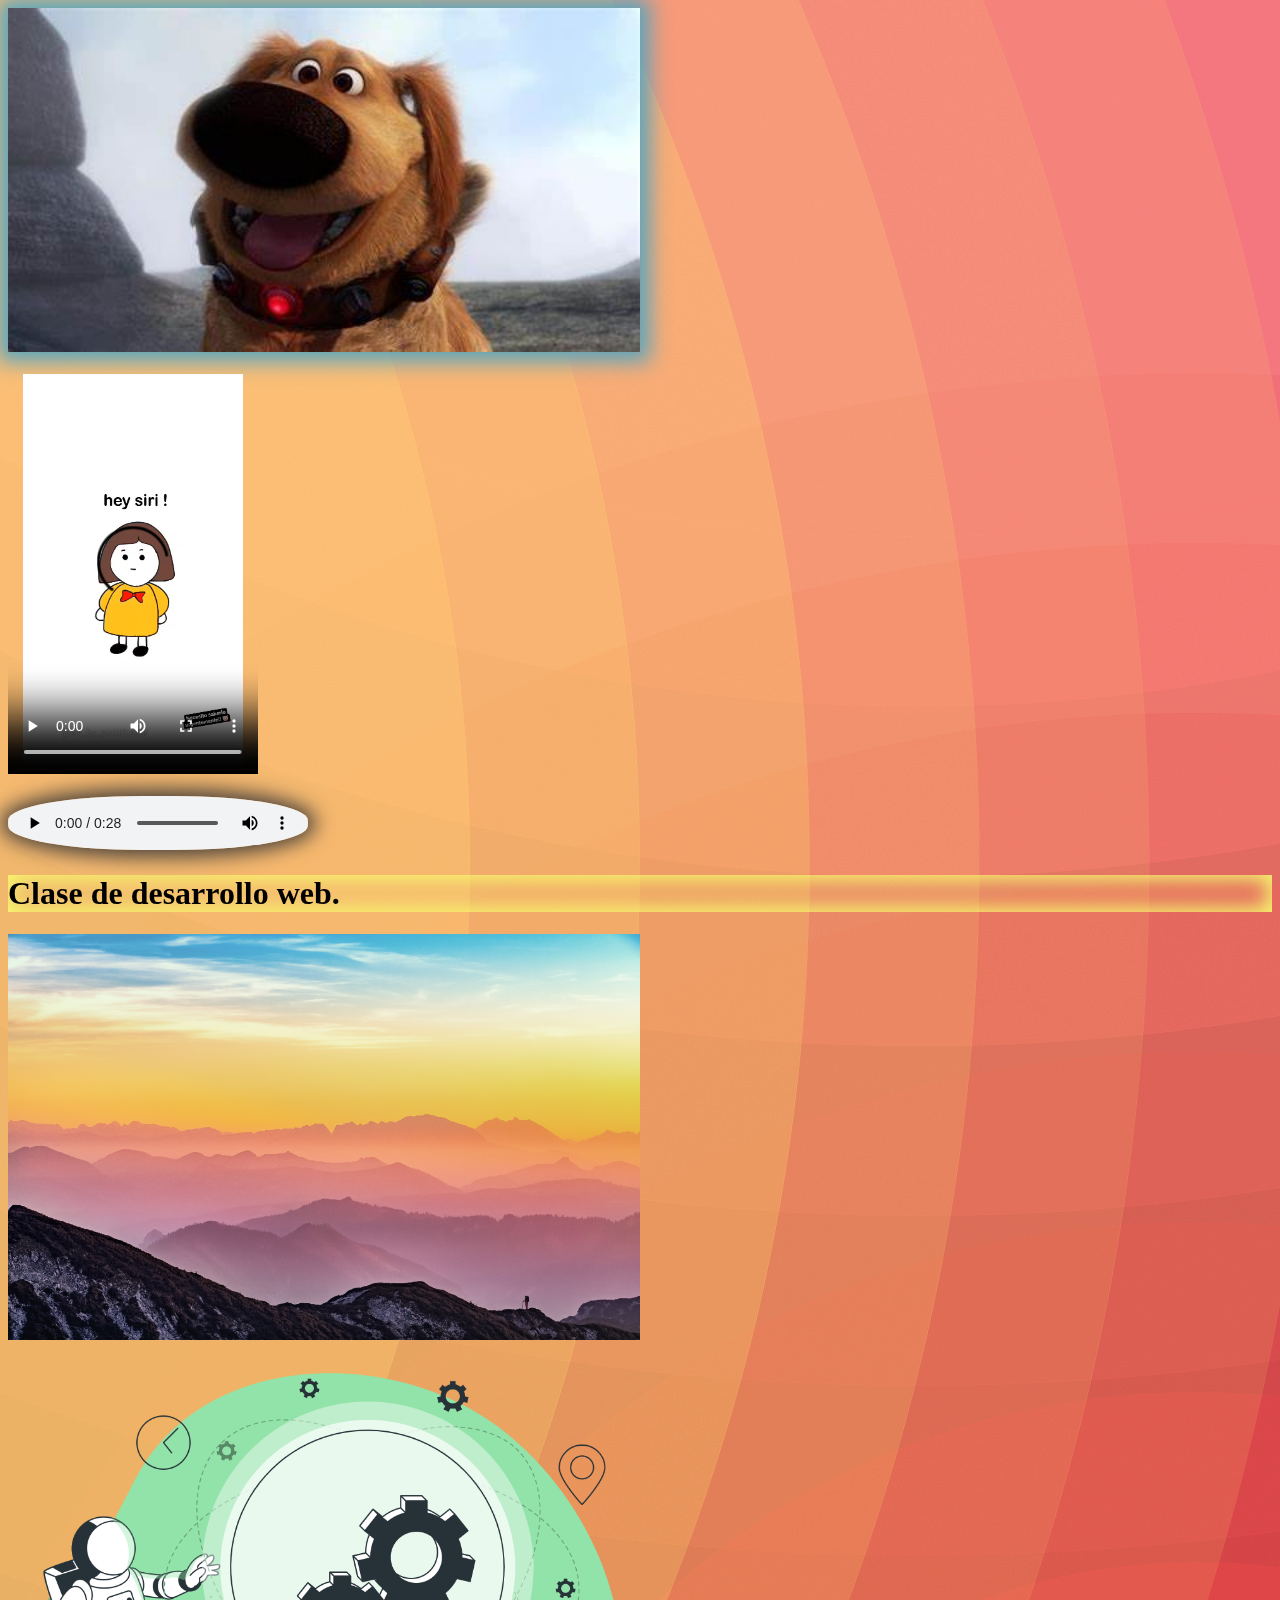
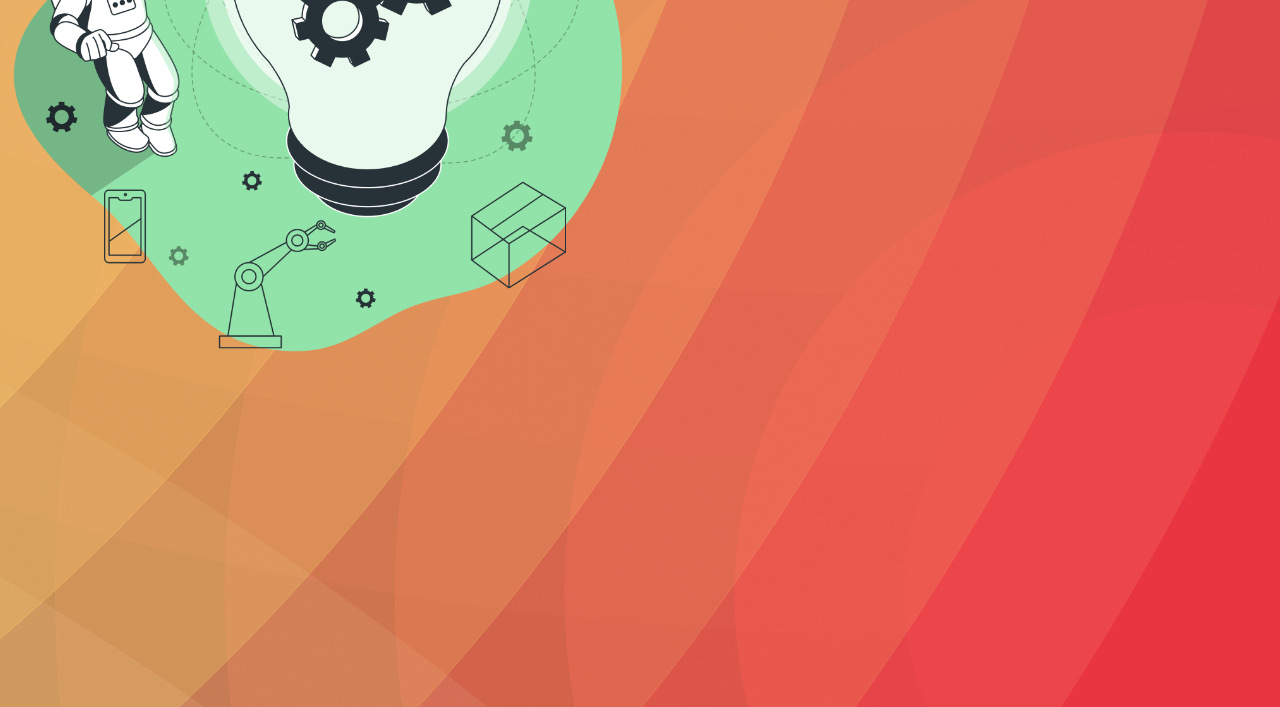
<file: Ejerc-Multimedia_Clase3/index.html>
<!DOCTYPE html>
<html lang="en">
<head>
    <meta charset="UTF-8">
    <meta http-equiv="X-UA-Compatible" content="IE=edge">
    <meta name="viewport" content="width=device-width, initial-scale=1.0">
    <title>Multimedia</title>
    <link rel="stylesheet" href="./css/styles.css">
    <!--Para colocar iconos en la barra del buscador de nuestra pagina-->
    <link rel="shortcut icon" href="./multimedia/karlaicon.png" type="image/x-icon">
</head>
<body>
    <img src="./multimedia/dog.jpg" alt="Mi imagen es:" class="imagen1"><br><br>
    <!--Paara reproducir un video infinitamente y de manera automatica se le coloca "autoplay loop" y siempre lleva la palabra "controls" y lo dejamos vacio-->
    <video src="./multimedia/videocorto.mp4" controls="" width="250" height="400" autoplay loop></video> <br> <br>
    <audio src="./multimedia/audio.mp3" controls="" autoplay loop></audio><br>

    <h1>Clase de desarrollo web.</h1>

    <div class="fondo">
        <div class="contenedor_imagenes">
            <img src="./multimedia/paisaje.jpg" alt="">
            <img src="./multimedia/bro.png" alt="">
        </div>
    </div>

    <iframe width="560" height="315" src="https://www.youtube.com/embed/RASsUj2vGgo" title="YouTube video player" frameborder="0" allow="accelerometer; autoplay; clipboard-write; encrypted-media; gyroscope; picture-in-picture; web-share" allowfullscreen></iframe>
</body>
</html>
</file>
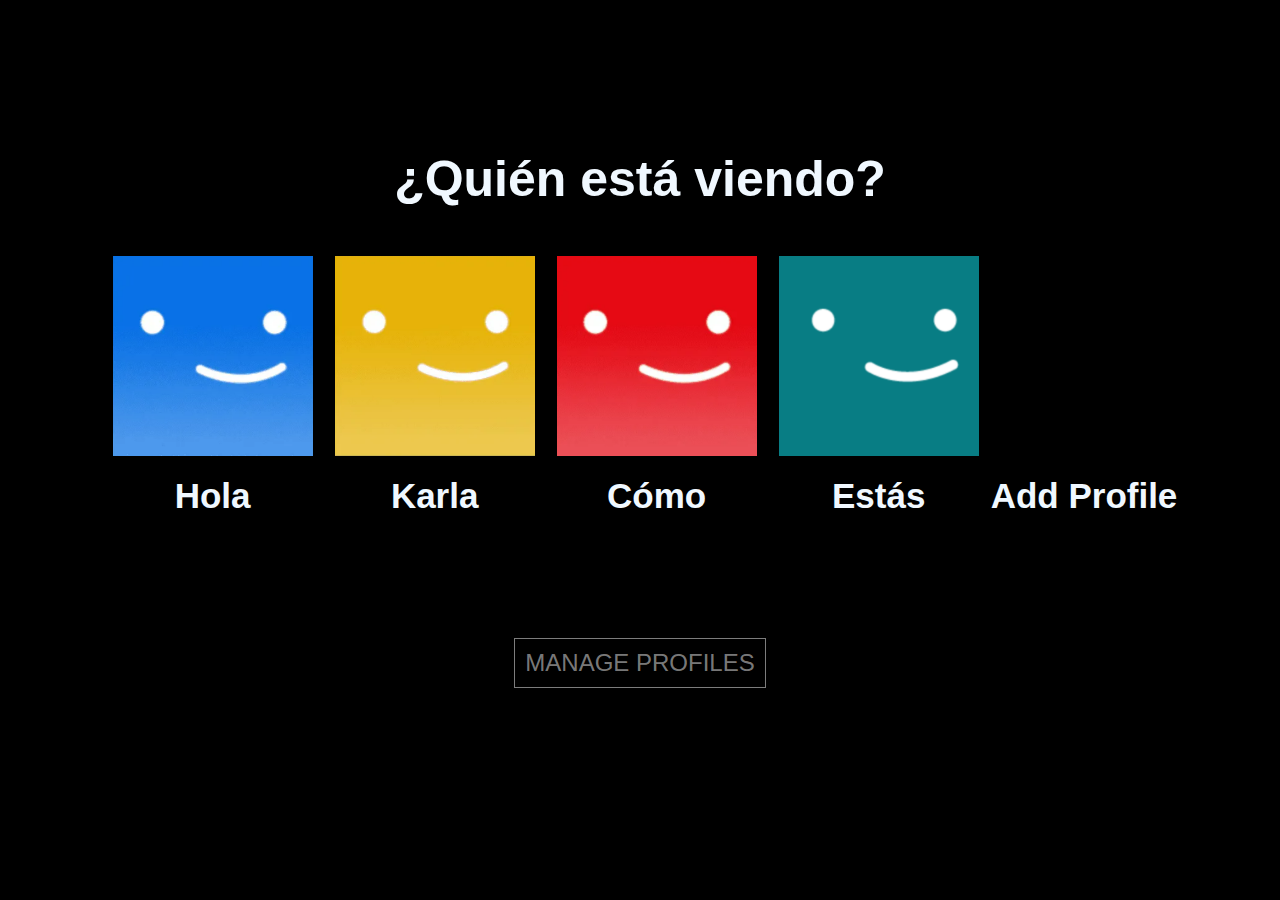
<file: PerfilesNetflix/index.html>
<!DOCTYPE html>
<html lang="en">
<head>
    <meta charset="UTF-8">
    <meta http-equiv="X-UA-Compatible" content="IE=edge">
    <meta name="viewport" content="width=device-width, initial-scale=1.0">
    <link rel="stylesheet" href="./css/styles.css">
    <link rel="stylesheet" href="https://cdnjs.cloudflare.com/ajax/libs/font-awesome/6.2.1/css/all.min.css" integrity="sha512-MV7K8+y+gLIBoVD59lQIYicR65iaqukzvf/nwasF0nqhPay5w/9lJmVM2hMDcnK1OnMGCdVK+iQrJ7lzPJQd1w==" crossorigin="anonymous" referrerpolicy="no-referrer" />
    <link rel="shortcut icon" href="./img/netflix.png" type="image/x-icon">
    <title>Netflix</title>
</head>
<body>

    <div class="container">
        <h1>¿Quién está viendo?</h1> <br><br>
        <table>
            <tr>
                <th><img src="./img/azul.png" alt="azul"></th>
                <th><img src="./img/amarillo.png" alt="amarillo"></th>
                <th><img src="./img/rojo.png" alt="rojo"></th>
                <th><img src="./img/verde.png" alt="verde"></th>
                <th><i class="fa-sharp fa-solid fa-circle-plus"></i></th>
            </tr>
            <tr>
                <th>Hola</th>
                <th>Karla</th>
                <th>Cómo</th>
                <th>Estás</th>
                <th>Add Profile</th>
            </tr>
        </table> 
        
        <h2 class="profiles">MANAGE PROFILES</h2>

    </div>

</body>
</html>
</file>
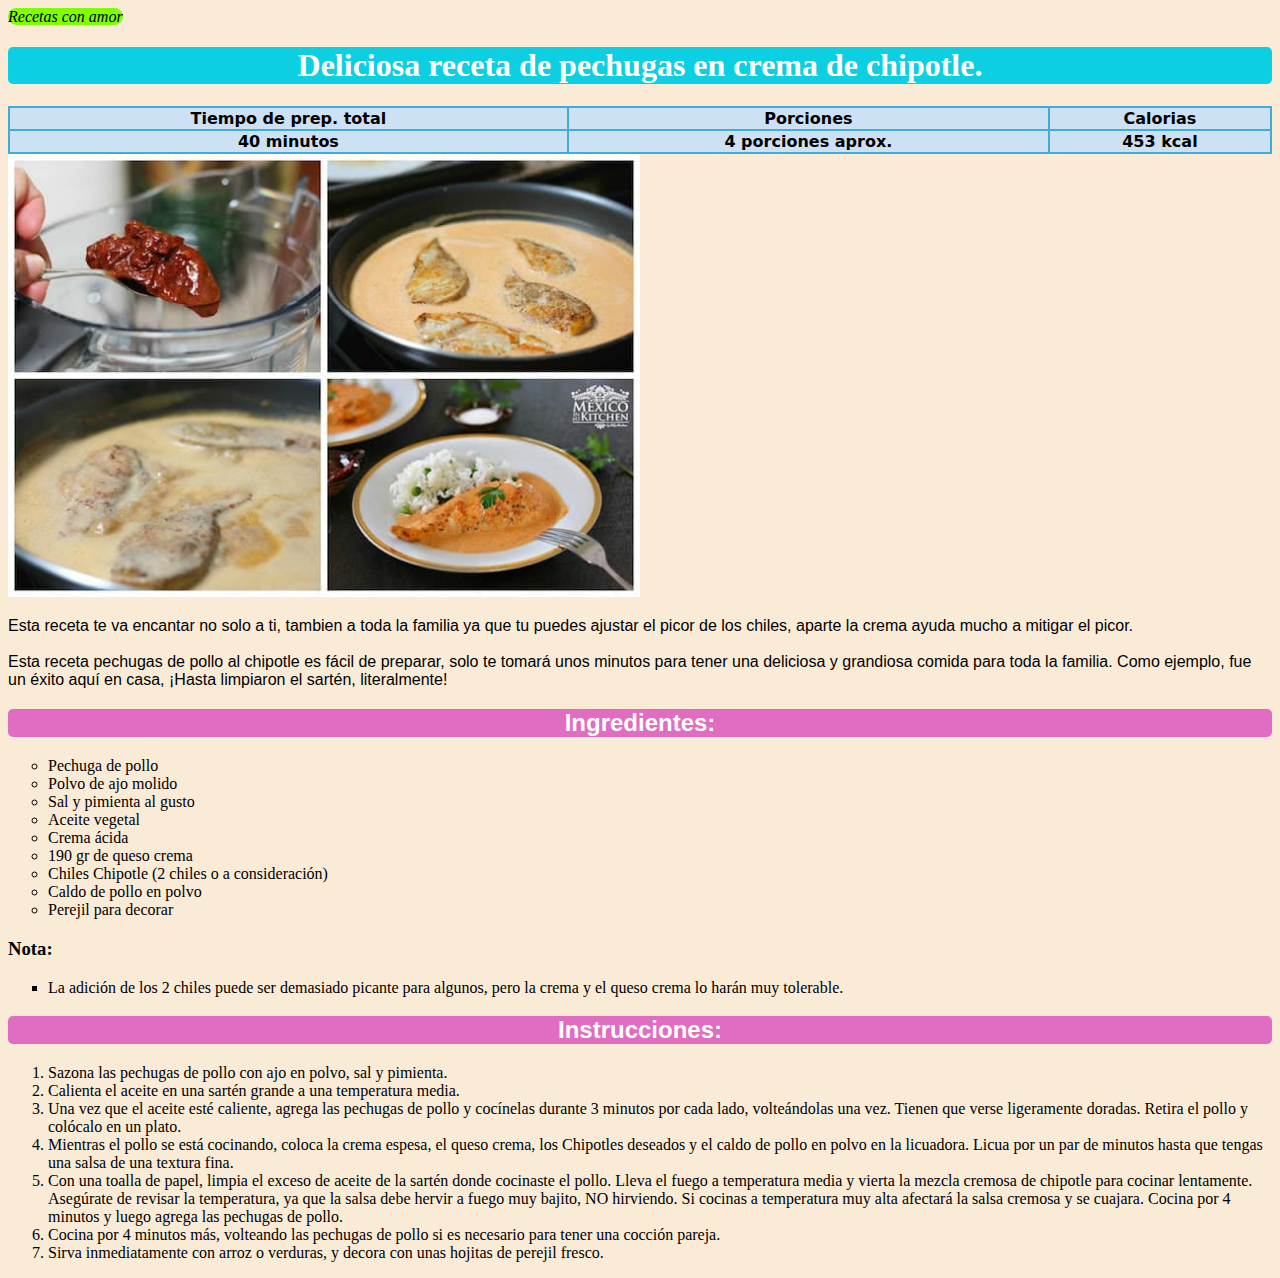
<file: Receta_Ejer_Clas02/index.html>
<!DOCTYPE html>
<html lang="en">
<head>
    <meta charset="UTF-8">
    <meta http-equiv="X-UA-Compatible" content="IE=edge">
    <meta name="viewport" content="width=device-width, initial-scale=1.0">
    <title>Document</title>
    <link rel="stylesheet" href="./css/styles.css">
    <link rel="stylesheet" href="https://cdnjs.cloudflare.com/ajax/libs/font-awesome/6.2.1/css/all.min.css" integrity="sha512-MV7K8+y+gLIBoVD59lQIYicR65iaqukzvf/nwasF0nqhPay5w/9lJmVM2hMDcnK1OnMGCdVK+iQrJ7lzPJQd1w==" crossorigin="anonymous" referrerpolicy="no-referrer" />

</head>
<body>
    <i class="fa-solid fa-spoon" > Recetas con amor </i> 
    <i class="fa-solid fa-spoon"></i>

    <h1 class="titulo"> Deliciosa receta de pechugas en crema de chipotle. </h1>

    <table>
        <tr>
            <th>Tiempo de prep. total</th>
            <th>Porciones</th>
            <th>Calorias</th>
        </tr>
        <tr>
            <th>40 minutos</th>
            <th>4 porciones aprox.</th>
            <th>453 kcal</th>
        </tr>
    </table>

    <img src="./img/pechugas.jpg" alt="Pechugas a la crema">

    <p>Esta receta te va encantar no solo a ti,  tambien a toda la familia ya que tu puedes ajustar el picor de los chiles, aparte la crema ayuda mucho a mitigar el picor. <br> <br> Esta receta pechugas de pollo al chipotle es fácil de preparar, solo te tomará unos minutos para tener una deliciosa y grandiosa comida para toda la familia. Como ejemplo, fue un éxito aquí en casa, ¡Hasta limpiaron el  sartén, literalmente! </p>

    <h2>Ingredientes:</h2>

    <ul type="circle">
        <li>Pechuga de pollo</li>
        <li>Polvo de ajo molido</li>
        <li>Sal y pimienta al gusto</li>
        <li>Aceite vegetal</li>
        <li>Crema ácida</li>
        <li>190 gr de queso crema</li>
        <li>Chiles Chipotle (2 chiles o a consideración)</li>
        <li>Caldo de pollo en polvo</li>
        <li>Perejil para decorar</li>
    </ul>

    <h3>Nota:</h3>
    <ul type="square">
        <li>La adición de los 2 chiles puede ser demasiado picante para algunos, pero la crema y el queso crema lo harán muy tolerable.</li>
    </ul>

    <h2>Instrucciones:</h2>

    <ol type="1">
        <li>Sazona las pechugas de pollo con ajo en polvo, sal y pimienta.
        </li>
        <li>Calienta el aceite en una sartén grande a una temperatura media.
        </li>
        <li>Una vez que el aceite esté caliente, agrega las pechugas de pollo y cocínelas durante 3 minutos por cada lado, volteándolas una vez. Tienen que verse ligeramente doradas. Retira el pollo y colócalo en un plato.
        </li>
        <li>Mientras el pollo se está cocinando, coloca la crema espesa, el queso crema, los Chipotles deseados y el caldo de pollo en polvo en la licuadora. Licua por un par de minutos hasta que tengas una salsa de una textura fina.
        </li>
        <li>Con una toalla de papel, limpia el exceso de aceite de la sartén donde cocinaste el pollo. Lleva el fuego a temperatura media y vierta la mezcla cremosa de chipotle para cocinar lentamente. Asegúrate de revisar la temperatura, ya que la salsa debe hervir a fuego muy bajito, NO hirviendo. Si cocinas a temperatura muy alta afectará la salsa cremosa y se cuajara. Cocina por 4 minutos y luego agrega las pechugas de pollo.
        </li>
        <li>Cocina por 4 minutos más, volteando las pechugas de pollo si es necesario para tener una cocción pareja.
        </li>
        <li>Sirva inmediatamente con arroz o verduras, y decora con unas hojitas de perejil fresco.
        </li>
    </ol>

    
    
</body>
</html>
</file>
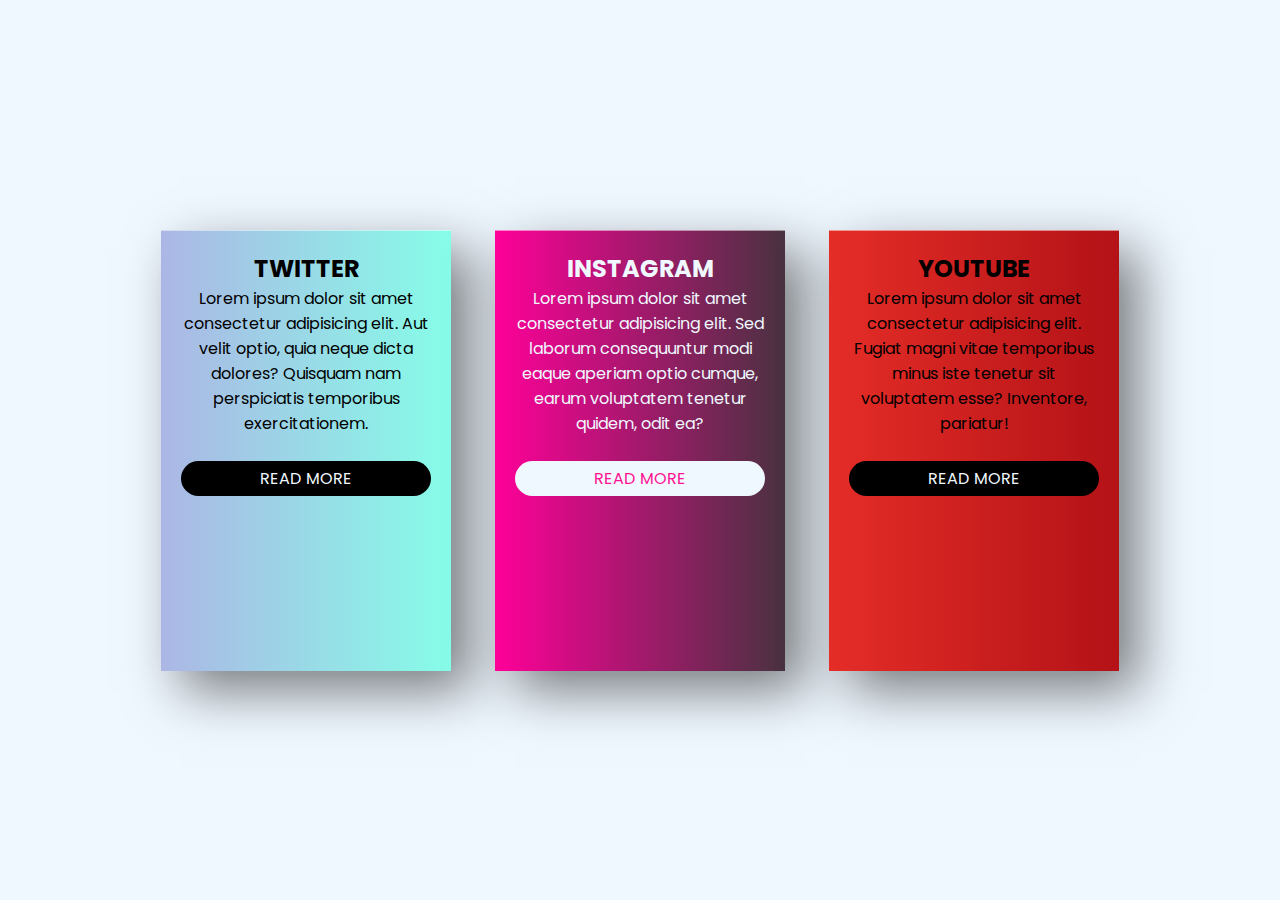
<file: RedesSociales_Cards/index.html>
<!DOCTYPE html>
<html lang="en">
<head>
    <meta charset="UTF-8">
    <meta http-equiv="X-UA-Compatible" content="IE=edge">
    <meta name="viewport" content="width=device-width, initial-scale=1.0">
    <link rel="stylesheet" href="./css/styles.css">
    <link rel="stylesheet" href="https://cdnjs.cloudflare.com/ajax/libs/font-awesome/6.2.1/css/all.min.css" integrity="sha512-MV7K8+y+gLIBoVD59lQIYicR65iaqukzvf/nwasF0nqhPay5w/9lJmVM2hMDcnK1OnMGCdVK+iQrJ7lzPJQd1w==" crossorigin="anonymous" referrerpolicy="no-referrer" />    <title>Redes Sociales</title>
</head>
<body>
    <div class="container">
        <div class="tarjeta tarjeta--twitter">
            <div class="Imagen"> 
                <i class="fa-brands fa-twitter"></i>
            </div>
            <h2>TWITTER</h2>
            <p>Lorem ipsum dolor sit amet consectetur adipisicing elit. Aut velit optio, quia neque dicta dolores? Quisquam nam perspiciatis temporibus exercitationem.</p> <br>
            <div class="Boton">
                <a href="https://www.twitter.com/" target="_blank">READ MORE</a>
            </div>
        </div>
        
        <div class="tarjeta tarjeta--instagram">
            <div class="Imagen--instagram">
                <i class="fa-brands fa-instagram icono"></i>
            </div>
            <h2 class="h2--instagram">INSTAGRAM</h2>
            <p class="instaText">Lorem ipsum dolor sit amet consectetur adipisicing elit. Sed laborum consequuntur modi eaque aperiam optio cumque, earum voluptatem tenetur quidem, odit ea?</p> <br>
            <div class="Boton Boton--rosa">
                <a class= "botonRosa" href="https://www.instagram.com/"  target="_blank">READ MORE</a>
            </div>
        </div>
        
        <div class="tarjeta tarjeta--youtube">
             <div class="Imagen">
                <i class="fa-brands fa-youtube"></i>
        </div>
        <h2>YOUTUBE</h2>
        <p>Lorem ipsum dolor sit amet consectetur adipisicing elit. Fugiat magni vitae temporibus minus iste tenetur sit voluptatem esse? Inventore, pariatur!</p> <br>
        <div class="Boton">
            <a href="https://www.youtube.com/"  target="_blank">READ MORE</a>
        </div>

    </div>
</body>
</html>
</file>
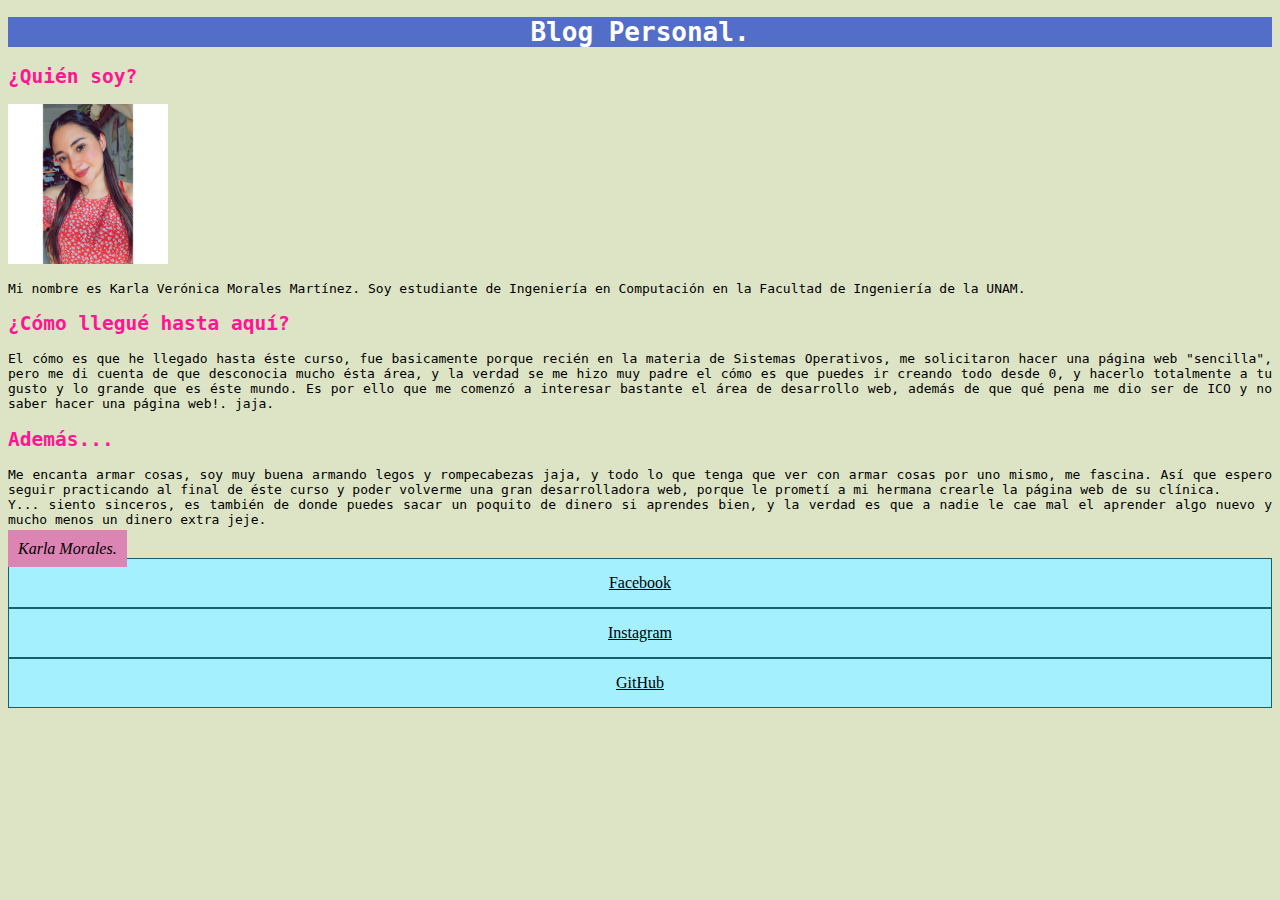
<file: Tarea/index.html>
<!DOCTYPE html>
<html lang="en">
<head>
    <meta charset="UTF-8">
    <meta http-equiv="X-UA-Compatible" content="IE=edge">
    <meta name="viewport" content="width=device-width, initial-scale=1.0">
    <title>Karla's Blog! </title>
    <link rel="stylesheet" href="https://cdnjs.cloudflare.com/ajax/libs/font-awesome/6.2.1/css/all.min.css" integrity="sha512-MV7K8+y+gLIBoVD59lQIYicR65iaqukzvf/nwasF0nqhPay5w/9lJmVM2hMDcnK1OnMGCdVK+iQrJ7lzPJQd1w==" crossorigin="anonymous" referrerpolicy="no-referrer" />
    <link rel="stylesheet" href="./css/styles.css">
</head>
<body>
    <h1>Blog Personal. </h1> 

    <h2>¿Quién soy?</h2>
    <img src="img/mia.jpg" alt="Yo">
    <p>Mi nombre es Karla Verónica Morales Martínez. Soy estudiante de Ingeniería en Computación en la Facultad de Ingeniería de la UNAM.</p>
 
    <h2>¿Cómo llegué hasta aquí?</h2>
    <p>El cómo es que he llegado hasta éste curso, fue basicamente porque recién en la materia de Sistemas Operativos, me solicitaron hacer una página web "sencilla", pero me di cuenta de que desconocia mucho ésta área, y la verdad se me hizo muy padre el cómo es que puedes ir creando todo desde 0, y hacerlo totalmente a tu gusto y lo grande que es éste mundo. Es por ello que me comenzó a interesar bastante el área de desarrollo web, además de que qué pena me dio ser de ICO y no saber hacer una página web!. jaja. </p>

    <h2>Además...</h2>
    <p>Me encanta armar cosas, soy muy buena armando legos y rompecabezas jaja, y todo lo que tenga que ver con armar cosas por uno mismo, me fascina. Así que espero seguir practicando al final de éste curso y poder volverme una gran desarrolladora web, porque le prometí a mi hermana crearle la página web de su clínica. <br> Y... siento sinceros, es también de donde puedes sacar un poquito de dinero si aprendes bien, y la verdad es que a nadie le cae mal el aprender algo nuevo y mucho menos un dinero extra jeje. </p>

    <i class="fa-solid fa-pen"> Karla Morales. </i>

    <div class="contenedor" >
        <div class="caja">
            <a href="https://www.facebook.com/karlaveronicaCx/" target="_blank">Facebook</a>
        </div>
        <div class="caja">
            <a href="https://www.instagram.com/karlamoral_/?fbclid=IwAR2VWh_UOtJRcIEVAJV1QGD9EhJ12RyDqbYH9RubHX6DwY-GCykj1DEMbhw" target="_blank">Instagram</a>
        </div>
        <div class="caja">
            <a href="https://github.com/karla-mo" target="_blank">GitHub</a>
        </div>
    </div><br>
    
</body>
</html>
</file>
<file: Ejerc-Multimedia_Clase3/css/styles.css>
body{
    background-image: url(../multimedia/fondocolores.jpg);
}
img{
   width: 50%;
   height: 50%;
}

.imagen1{
    box-shadow: 0px 0px 20px 10px rgb(89, 165, 190);
}

h1{
    box-shadow: 0px 0px 20px 5px rgb(247, 247, 109) inset;
}

audio{
    box-shadow: 0px 0px 20px 7px rgb(73, 65, 59);
    border-radius: 45%;
}
</file>
<file: PerfilesNetflix/css/styles.css>
*{
    margin: 0;
    padding: 0; 
    box-sizing: content-box;
} 

body{
    width: 100%;

    background-color: rgb(0, 0, 0);
    font-family: sans-serif;
    color: aliceblue;
}

i{
    margin: 30px;
    color: rgba(169, 176, 176, 0.867);
    font-size: 150px;
}

h1{
    color: aliceblue;
    text-align: center;
    font-size: 50px;
}

.container{
    margin: 150px auto;
    width: 100%;
    display:grid;
    background-color: rgb(0, 0, 0);
    justify-content: center;
    align-items: center;
}

table{
    align-items: center;
    justify-items: center;
}

img {
    margin: 10px ;
    width: 200px;
    height: 200px;
}
tr{
    text-align: center;
    color: aliceblue;
    font-size: 35px;
} 

h2{
    margin-top: 120px;
    margin-left: auto;
    margin-right: auto;
    color: rgba(182, 182, 182, 0.684);
    display: flex;
    border: 1px solid rgba(182, 182, 182, 0.684);
    font-weight: 300;
    padding: 10px;
    flex-direction:row;
    justify-content: center;
    align-items: center;
}
</file>
<file: Receta_Ejer_Clas02/css/styles.css>
*{
    background-color: antiquewhite;
}

i{
    background-color: chartreuse;
    border-radius: 30px;
}

table{
    border-collapse: collapse;
    border: 2.5px solid rgb(67, 163, 204);
    text-align: center;
    width: 100%;
}

th, td{
    border: 2.5px solid rgb(66, 172, 217);
    text-align: center;
    font-family:system-ui, -apple-system, BlinkMacSystemFont, 'Segoe UI', Roboto, Oxygen, Ubuntu, Cantarell, 'Open Sans', 'Helvetica Neue', sans-serif;
    background-color: rgb(204, 225, 244);
}

.titulo{
    font-family:'Times New Roman', Times, serif ;
    background-color: rgb(12, 207, 225);
}
h1, h2{
    background-color: rgb(224, 109, 193);
    color: rgb(255, 255, 255);
    border-radius: 5px;
    text-align: center;
    font-family: 'Lucida Sans', 'Lucida Sans Regular', 'Lucida Grande', 'Lucida Sans Unicode', Geneva, Verdana, sans-serif;
}

img{
    width: 50%;
    height: 50%;
    display: inline;
}
p{
    font-family:'Lucida Sans', 'Lucida Sans Regular', 'Lucida Grande', 'Lucida Sans Unicode', Geneva, Verdana, sans-serif;
}
</file>
<file: RedesSociales_Cards/css/styles.css>
@import url('https://fonts.googleapis.com/css2?family=Poppins:ital,wght@0,100;0,200;0,300;0,400;0,500;0,600;0,700;0,800;0,900;1,100;1,200;1,300;1,400;1,500;1,600;1,700;1,800;1,900&display=swap');

*{
    margin: 0;
    padding: 0;
    background-color: aliceblue;
    font-family: 'Poppins', sans-serif;
    justify-content: center;
    align-items: center;
    text-decoration: none;
    justify-content: space-around;
}

body{
    max-width: 100vw;
    min-height: 100vh;
    display: flex;
}

.tarjeta{
    display: inline-block;
    height: 400px;
    width: 250px;
    margin: 20px;
    padding: 20px;
    box-shadow: 20px 20px 50px rgba(0,0, 0,0.5);
    border-top: 1px solid rgba(255,255,255,0.5);
    text-align: center;
    justify-content: center;
    align-items: center;

}

.tarjeta--instagram{
    background: linear-gradient(to right, #ff0099, #493240);
    justify-content: center;
    align-items: center;
    color: deeppink;
}

.tarjeta--youtube{
    background: #e52d27;  
    background: -webkit-linear-gradient(to left, #b31217, #e52d27);
    background: linear-gradient(to left, #b31217, #e52d27); 
}

.tarjeta--twitter{
    background: #acb6e5;
    background: -webkit-linear-gradient(to right, #acb6e5, #86fde8); 
    background: linear-gradient(to right, #acb6e5, #86fde8);
    }

.Boton{
    background-color: black;
    border-radius: 50px;
    color: aliceblue;
    padding: 5px;
}

a{
    background-color: black;
    color: aliceblue;
}

.Boton--rosa, .botonRosa{
    color: deeppink;
    background-color: aliceblue;
}

.Imagen{
    font-size: 100px;
}

.Imagen--instagram{
    font-size: 100px;
    background-color: transparent;
}

.icono, .instaText, .h2--instagram{
    background-color: transparent;
    color: aliceblue;
}

p,h2,.Imagen, i{
    background: transparent;
}
</file>
<file: Tarea/css/styles.css>
*{
    background-color: rgb(221, 228, 197);
}

h1{
    color: rgb(255, 255, 255);
    background-color: rgb(83, 110, 200);
    border: 100px ;
    text-align: center;
    font-family: monospace;
}

h2{
    color: deeppink;
    font-family: monospace ;
    font-weight: bold;
}

p{
    text-align: justify;
    font-family:monospace;
}

i{
    background-color: rgb(220, 132, 179);
    text-align: center;
    padding: 10px;
}

.caja {
    background-color: rgb(165, 240, 255);
    display:run-in;
    border: 1.5px solid rgb(22, 95, 111);
    text-align: center;
    padding: 15px;
    color: rgb(0, 0, 0);
    font-family:cursive;
}

a{
    background-color: rgb(165, 240, 255) ;
    color: black;
}

img{
    width: 10em;
    height: 10em;
}
</file>
